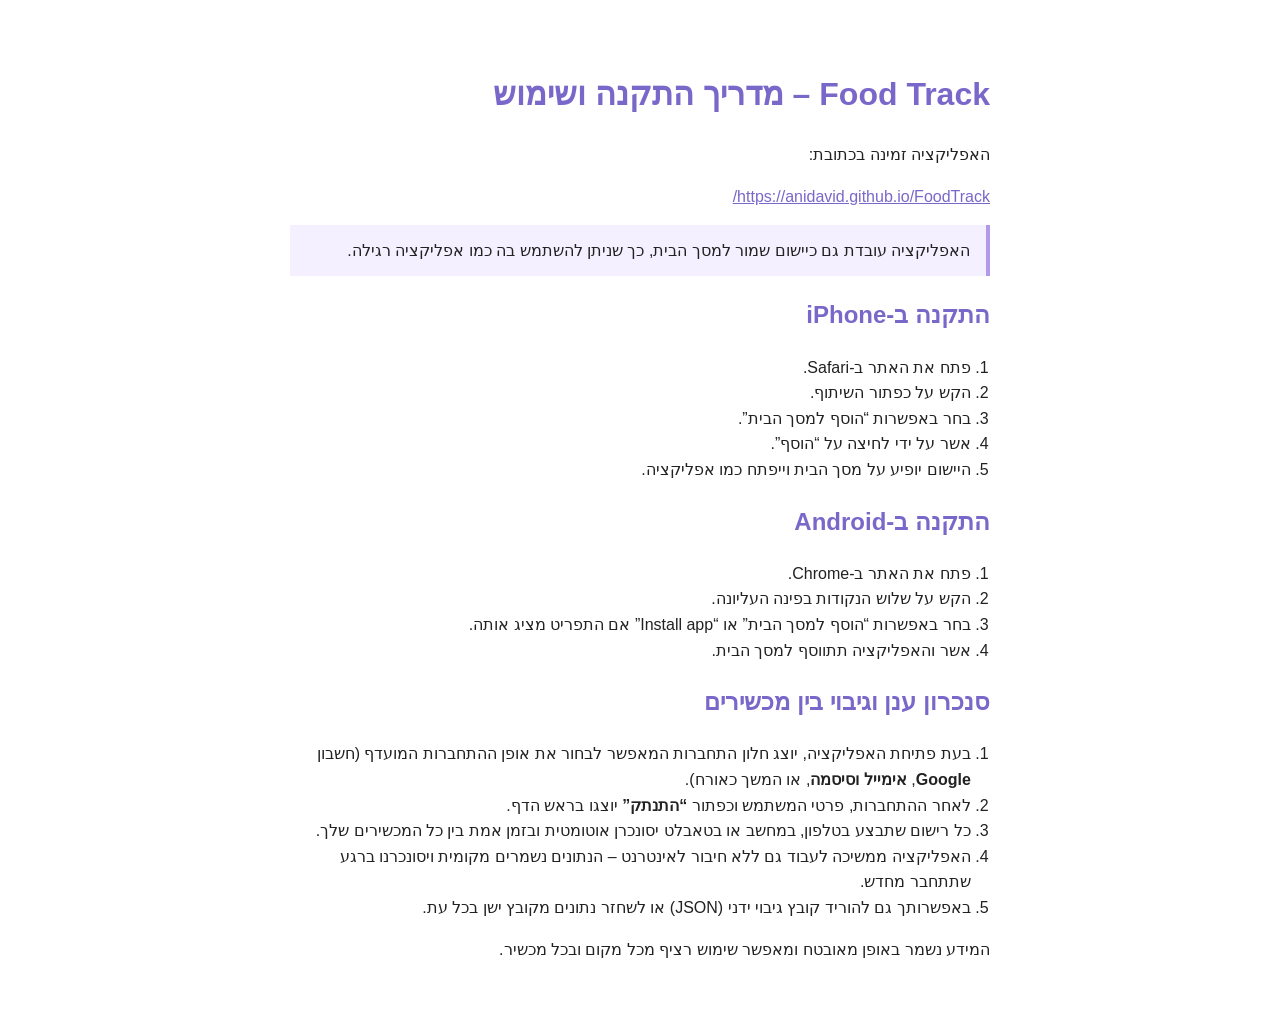
<file: instructions-hebrew.html>
<!DOCTYPE html>
<html lang="he" dir="rtl">
<head>
    <meta charset="UTF-8">
    <meta name="viewport" content="width=device-width, initial-scale=1.0">
    <title>Food Track - מדריך התקנה ושימוש</title>
    <style>
        body {
            font-family: Arial, sans-serif;
            line-height: 1.6;
            max-width: 700px;
            margin: 2rem auto;
            padding: 1rem;
            color: #222;
        }
        h1, h2 {
            color: #7a67ca;
        }
        a {
            color: #7a67ca;
        }
        ol, ul {
            padding-right: 1.2rem;
        }
        .note {
            background: #f5f0ff;
            padding: 0.8rem 1rem;
            border-right: 4px solid #b39ae8;
            margin: 1rem 0;
        }
    </style>
</head>
<body>
    <h1>Food Track – מדריך התקנה ושימוש</h1>
    <p>האפליקציה זמינה בכתובת:</p>
    <p><a href="https://anidavid.github.io/FoodTrack/">https://anidavid.github.io/FoodTrack/</a></p>

    <div class="note">
        האפליקציה עובדת גם כיישום שמור למסך הבית, כך שניתן להשתמש בה כמו אפליקציה רגילה.
    </div>

    <h2>התקנה ב-iPhone</h2>
    <ol>
        <li>פתח את האתר ב-Safari.</li>
        <li>הקש על כפתור השיתוף.</li>
        <li>בחר באפשרות “הוסף למסך הבית”.</li>
        <li>אשר על ידי לחיצה על “הוסף”.</li>
        <li>היישום יופיע על מסך הבית וייפתח כמו אפליקציה.</li>
    </ol>

    <h2>התקנה ב-Android</h2>
    <ol>
        <li>פתח את האתר ב-Chrome.</li>
        <li>הקש על שלוש הנקודות בפינה העליונה.</li>
        <li>בחר באפשרות “הוסף למסך הבית” או “Install app” אם התפריט מציג אותה.</li>
        <li>אשר והאפליקציה תתווסף למסך הבית.</li>
    </ol>

    <h2>סנכרון ענן וגיבוי בין מכשירים</h2>
    <ol>
        <li>בעת פתיחת האפליקציה, יוצג חלון התחברות המאפשר לבחור את אופן ההתחברות המועדף (חשבון <strong>Google</strong>, <strong>אימייל וסיסמה</strong>, או המשך כאורח).</li>
        <li>לאחר ההתחברות, פרטי המשתמש וכפתור <strong>“התנתק”</strong> יוצגו בראש הדף.</li>
        <li>כל רישום שתבצע בטלפון, במחשב או בטאבלט יסונכרן אוטומטית ובזמן אמת בין כל המכשירים שלך.</li>
        <li>האפליקציה ממשיכה לעבוד גם ללא חיבור לאינטרנט – הנתונים נשמרים מקומית ויסונכרנו ברגע שתתחבר מחדש.</li>
        <li>באפשרותך גם להוריד קובץ גיבוי ידני (JSON) או לשחזר נתונים מקובץ ישן בכל עת.</li>
    </ol>

    <p>המידע נשמר באופן מאובטח ומאפשר שימוש רציף מכל מקום ובכל מכשיר.</p>
</body>
</html>
</file>
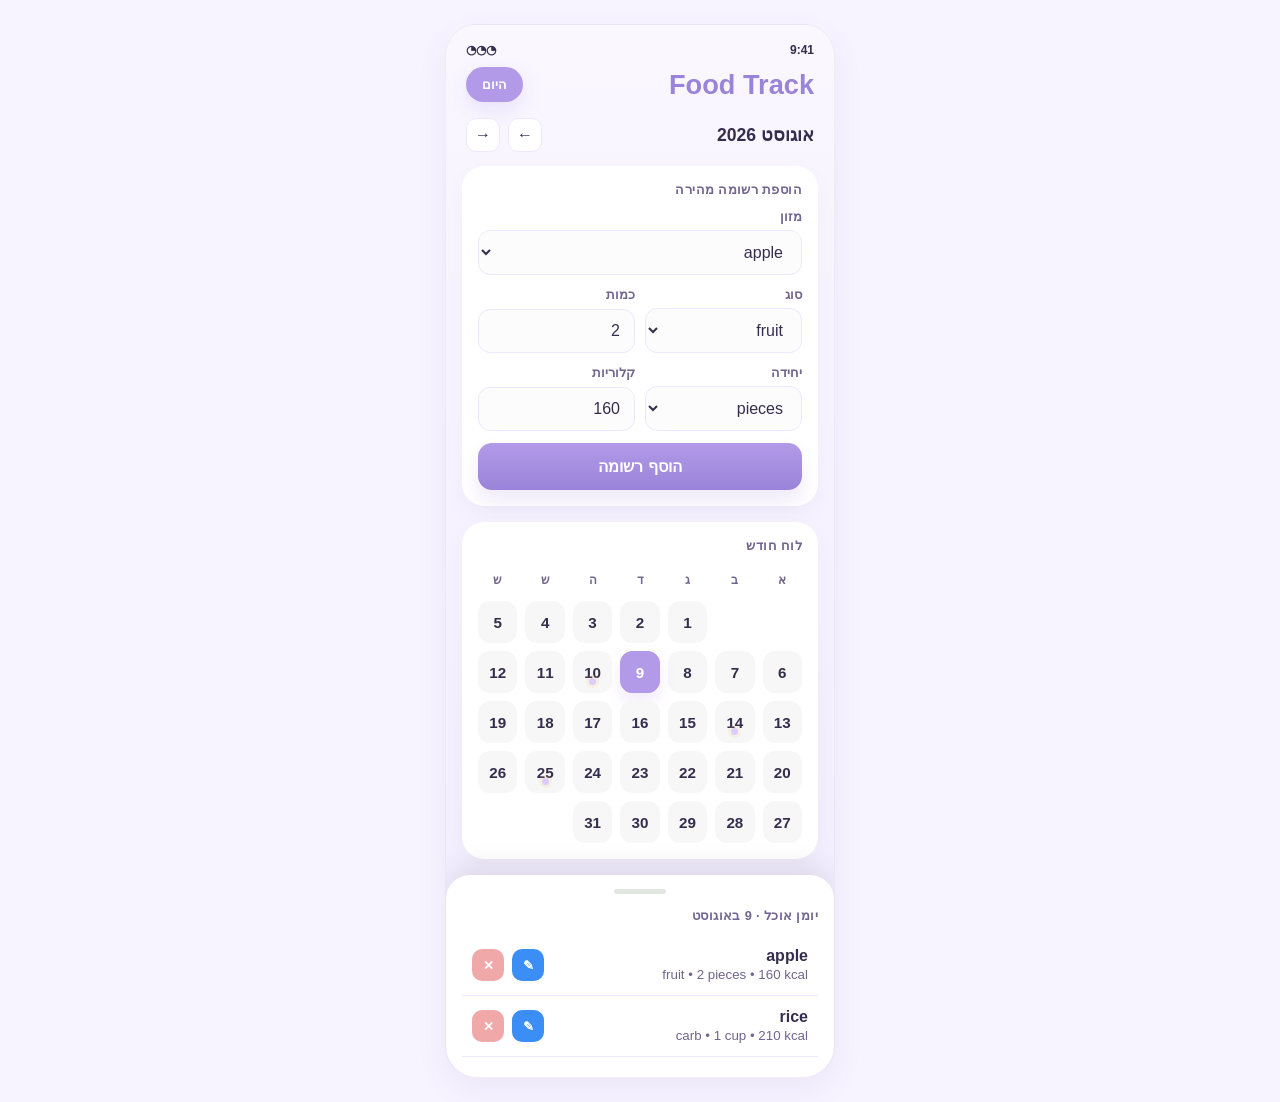
<file: preview-mobile-redesign.html>
<!DOCTYPE html>
<html lang="he" dir="rtl">
<head>
  <meta charset="UTF-8" />
  <meta name="viewport" content="width=device-width, initial-scale=1.0" />
  <title>Food Track - Mobile Preview</title>
  <style>
    :root {
      --bg: #f7f3ff;
      --card: #ffffff;
      --primary: #b39ae8;
      --primary-dark: #9a84d9;
      --accent: #dacdff;
      --text: #362d4d;
      --muted: #72658e;
      --line: #efe7ff;
      --danger: #f0a8a8;
      --shadow: 0 12px 30px rgba(125, 102, 176, 0.08);
    }

    * { box-sizing: border-box; }
    body {
      margin: 0;
      background: var(--bg);
      font-family: Arial, sans-serif;
      color: var(--text);
      display: flex;
      justify-content: center;
      padding: 24px 0;
    }

    .phone {
      width: 390px;
      min-height: 844px;
      background: linear-gradient(180deg, #faf7ff 0%, #f2ecff 100%);
      border-radius: 32px;
      box-shadow: var(--shadow);
      overflow: hidden;
      border: 1px solid rgba(0,0,0,0.04);
    }

    .status-bar {
      display: flex;
      justify-content: space-between;
      align-items: center;
      padding: 18px 20px 10px;
      font-size: 12px;
      font-weight: bold;
      color: var(--text);
    }

    .header {
      padding: 0 20px 16px;
      display: flex;
      align-items: center;
      justify-content: space-between;
    }

    .title {
      font-size: 1.7rem;
      font-weight: 700;
      color: var(--primary-dark);
      margin: 0;
    }

    .today-pill {
      background: var(--primary);
      color: white;
      border: none;
      border-radius: 999px;
      padding: 10px 16px;
      font-weight: bold;
      font-size: 0.82rem;
      box-shadow: 0 8px 20px rgba(179,154,232,0.22);
    }

    .month-row {
      display: flex;
      align-items: center;
      justify-content: space-between;
      padding: 0 20px 14px;
    }

    .month-label {
      font-weight: 700;
      font-size: 1.1rem;
      color: var(--text);
    }

    .nav {
      display: flex;
      gap: 8px;
    }

    .nav-btn {
      width: 34px;
      height: 34px;
      border: 1px solid var(--line);
      background: white;
      border-radius: 10px;
      font-size: 1rem;
      color: var(--text);
    }

    .card {
      background: var(--card);
      margin: 0 16px 16px;
      border-radius: 22px;
      padding: 16px;
      box-shadow: 0 8px 24px rgba(0,0,0,0.03);
    }

    .section-title {
      font-size: 0.8rem;
      color: var(--muted);
      margin: 0 0 12px;
      font-weight: 700;
      letter-spacing: 0.03em;
    }

    .quick-form {
      display: grid;
      gap: 12px;
    }

    .field {
      display: grid;
      gap: 6px;
    }

    label {
      font-size: 0.82rem;
      color: var(--muted);
      font-weight: 700;
    }

    select, input {
      width: 100%;
      padding: 12px 14px;
      border-radius: 12px;
      border: 1px solid var(--line);
      font-size: 1rem;
      background: #fbfcfb;
      color: var(--text);
    }

    .row-2 {
      display: grid;
      grid-template-columns: 1fr 1fr;
      gap: 10px;
    }

    .primary-btn {
      background: linear-gradient(180deg, var(--primary) 0%, var(--primary-dark) 100%);
      color: white;
      border: none;
      border-radius: 14px;
      padding: 14px;
      font-weight: 700;
      font-size: 1rem;
      box-shadow: 0 12px 18px rgba(179,154,232,0.2);
    }

    .calendar {
      display: grid;
      grid-template-columns: repeat(7, 1fr);
      gap: 8px;
      padding-top: 8px;
    }

    .day-name {
      text-align: center;
      font-size: 0.72rem;
      font-weight: 700;
      color: var(--muted);
      padding-bottom: 6px;
    }

    .day {
      height: 42px;
      display: flex;
      align-items: center;
      justify-content: center;
      position: relative;
      border-radius: 12px;
      border: 1px solid transparent;
      background: #f6f7f6;
      font-size: 0.95rem;
      color: var(--text);
      font-weight: 600;
    }

    .day.empty { background: transparent; border-color: transparent; }
    .day.active {
      background: var(--primary);
      color: white;
      border-color: var(--primary);
      box-shadow: 0 8px 16px rgba(179,154,232,0.2);
    }
    .day.has-entry::after {
      content: "";
      position: absolute;
      bottom: 7px;
      width: 7px;
      height: 7px;
      border-radius: 50%;
      background: var(--accent);
      box-shadow: 0 0 0 3px rgba(255,179,71,0.12);
    }

    .bottom-sheet {
      background: white;
      border-radius: 24px 24px 0 0;
      box-shadow: 0 -10px 26px rgba(0,0,0,0.08);
      margin-top: 6px;
      padding: 14px 16px 20px;
    }

    .sheet-handle {
      width: 52px;
      height: 5px;
      background: #dfe7df;
      border-radius: 999px;
      display: block;
      margin: 0 auto 14px;
    }

    .log-item {
      display: flex;
      align-items: center;
      justify-content: space-between;
      gap: 10px;
      padding: 12px 10px;
      border-bottom: 1px solid var(--line);
    }

    .log-item strong { display: block; }
    .log-item small { color: var(--muted); }

    .tiny-actions {
      display: flex;
      gap: 8px;
    }

    .tiny-btn {
      width: 32px;
      height: 32px;
      border-radius: 10px;
      border: none;
      color: white;
      font-weight: bold;
    }

    .edit { background: #3a8ef6; }
    .delete { background: var(--danger); }
  </style>
</head>
<body>
  <div class="phone">
    <div class="status-bar">
      <span>9:41</span>
      <span>◔◔◔</span>
    </div>

    <header class="header">
      <h1 class="title">Food Track</h1>
      <button class="today-pill">היום</button>
    </header>

    <div class="month-row">
      <div class="month-label">אוגוסט 2026</div>
      <div class="nav">
        <button class="nav-btn">←</button>
        <button class="nav-btn">→</button>
      </div>
    </div>

    <section class="card">
      <p class="section-title">הוספת רשומה מהירה</p>
      <div class="quick-form">
        <div class="field">
          <label>מזון</label>
          <select>
            <option>apple</option>
            <option>banana</option>
            <option>rice</option>
          </select>
        </div>

        <div class="row-2">
          <div class="field">
            <label>סוג</label>
            <select>
              <option>fruit</option>
              <option>vegetable</option>
              <option>protein</option>
            </select>
          </div>

          <div class="field">
            <label>כמות</label>
            <input type="number" value="2" />
          </div>
        </div>

        <div class="row-2">
          <div class="field">
            <label>יחידה</label>
            <select>
              <option>pieces</option>
              <option>grams</option>
              <option>cups</option>
            </select>
          </div>

          <div class="field">
            <label>קלוריות</label>
            <input type="number" value="160" />
          </div>
        </div>

        <button class="primary-btn">הוסף רשומה</button>
      </div>
    </section>

    <section class="card">
      <p class="section-title">לוח חודש</p>
      <div class="calendar">
        <div class="day-name">א</div>
        <div class="day-name">ב</div>
        <div class="day-name">ג</div>
        <div class="day-name">ד</div>
        <div class="day-name">ה</div>
        <div class="day-name">ש</div>
        <div class="day-name">ש</div>

        <div class="day empty"></div>
        <div class="day empty"></div>
        <div class="day">1</div>
        <div class="day">2</div>
        <div class="day">3</div>
        <div class="day">4</div>
        <div class="day">5</div>

        <div class="day">6</div>
        <div class="day">7</div>
        <div class="day">8</div>
        <div class="day active">9</div>
        <div class="day has-entry">10</div>
        <div class="day">11</div>
        <div class="day">12</div>

        <div class="day">13</div>
        <div class="day has-entry">14</div>
        <div class="day">15</div>
        <div class="day">16</div>
        <div class="day">17</div>
        <div class="day">18</div>
        <div class="day">19</div>

        <div class="day">20</div>
        <div class="day">21</div>
        <div class="day">22</div>
        <div class="day">23</div>
        <div class="day">24</div>
        <div class="day has-entry">25</div>
        <div class="day">26</div>

        <div class="day">27</div>
        <div class="day">28</div>
        <div class="day">29</div>
        <div class="day">30</div>
        <div class="day">31</div>
        <div class="day empty"></div>
        <div class="day empty"></div>
      </div>
    </section>

    <section class="bottom-sheet">
      <span class="sheet-handle"></span>
      <p class="section-title">יומן אוכל · 9 באוגוסט</p>

      <div class="log-item">
        <div>
          <strong>apple</strong>
          <small>fruit • 2 pieces • 160 kcal</small>
        </div>
        <div class="tiny-actions">
          <button class="tiny-btn edit">✎</button>
          <button class="tiny-btn delete">✕</button>
        </div>
      </div>

      <div class="log-item">
        <div>
          <strong>rice</strong>
          <small>carb • 1 cup • 210 kcal</small>
        </div>
        <div class="tiny-actions">
          <button class="tiny-btn edit">✎</button>
          <button class="tiny-btn delete">✕</button>
        </div>
      </div>
    </section>
  </div>
</body>
</html>
</file>
